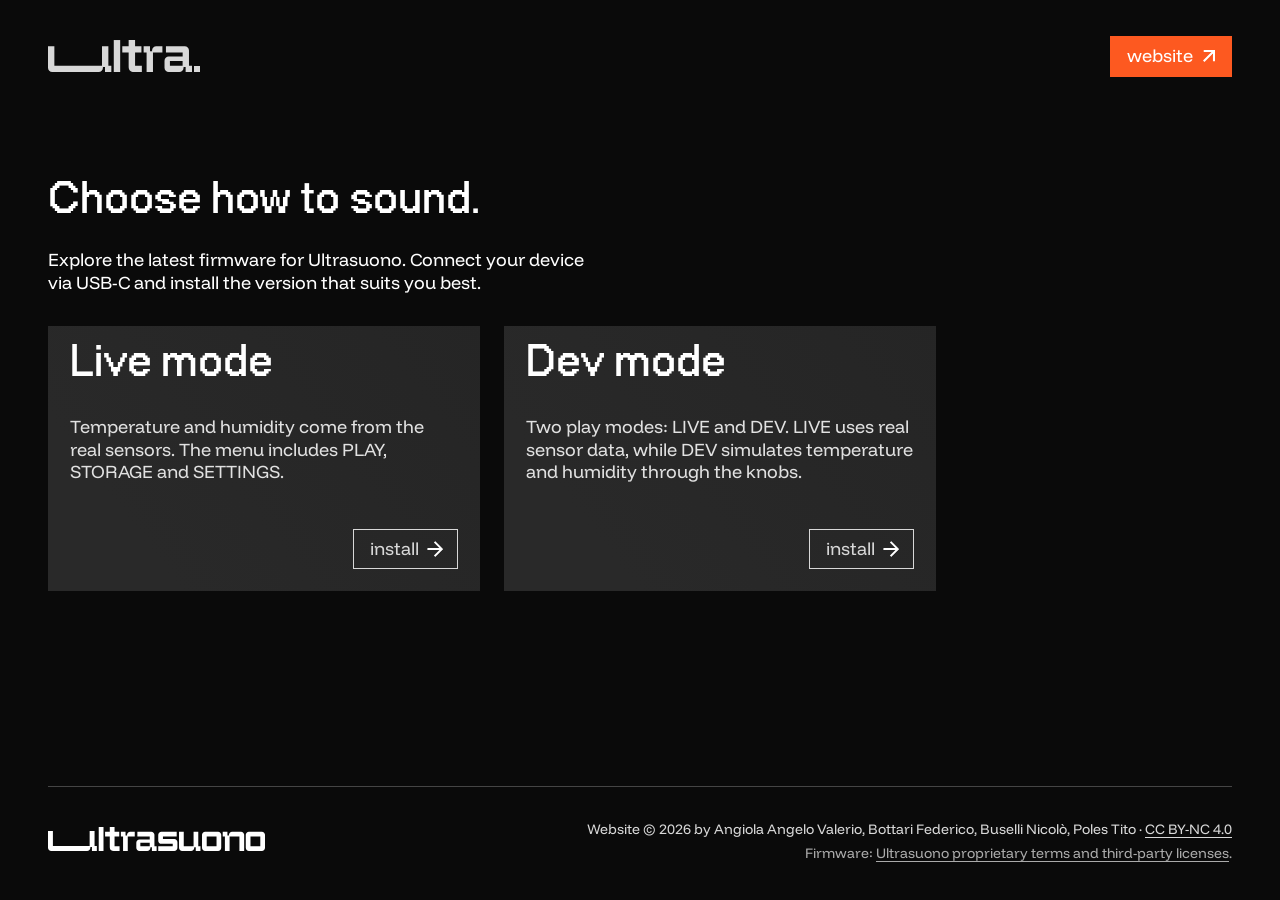
<file: index.html>
<!doctype html>
<html lang="en">
<head>
  <meta charset="utf-8"><meta name="viewport" content="width=device-width,initial-scale=1">
  <title>Ultrasuono · Firmware</title>
  <meta name="description" content="Explore and install the latest LIVE MODE and DEV MODE firmware for Ultrasuono with Daisy Seed.">
  <link rel="icon" href="assets/favicon-ultrasuono.png" type="image/png"><link rel="stylesheet" href="style.css?v=figma-2">
</head>
<body class="home-page">
<header><a class="brand" href="index.html" aria-label="Ultrasuono firmware home"><img src="assets/ultra-mark.svg" alt="Ultra"></a><a class="button website" href="https://www.ultrasuono.org/">website <img src="assets/arrow.svg" alt=""></a></header>
<main>
  <div class="intro"><h1>Choose how to sound.</h1><p>Explore the latest firmware for Ultrasuono. Connect your device via USB-C and install the version that suits you best.</p></div>
  <section class="choices" aria-label="Choose your firmware">
    <article class="card"><h2>Live mode</h2><p>Temperature and humidity come from the real sensors. The menu includes PLAY, STORAGE and SETTINGS.</p><a class="button forward" href="install.html?mode=live" aria-label="Install LIVE MODE">install <img src="assets/arrow-install.svg" alt=""></a></article>
    <article class="card"><h2>Dev mode</h2><p>Two play modes: LIVE and DEV. LIVE uses real sensor data, while DEV simulates temperature and humidity through the knobs.</p><a class="button forward" href="install.html?mode=dev" aria-label="Install DEV MODE">install <img src="assets/arrow-install.svg" alt=""></a></article>
  </section>
</main>
<footer><a href="https://www.ultrasuono.org/" aria-label="Ultrasuono website"><img src="assets/ultrasuono-mark.svg" alt="Ultrasuono"></a><p class="copyright">Website © 2026 by Angiola Angelo Valerio, Bottari Federico, Buselli Nicolò, Poles Tito · <a href="https://creativecommons.org/licenses/by-nc/4.0/">CC BY-NC 4.0</a><span class="terms">Firmware: <a href="FIRMWARE-TERMS.txt">Ultrasuono proprietary terms and third-party licenses</a>.</span></p></footer>
</body></html>
</file>
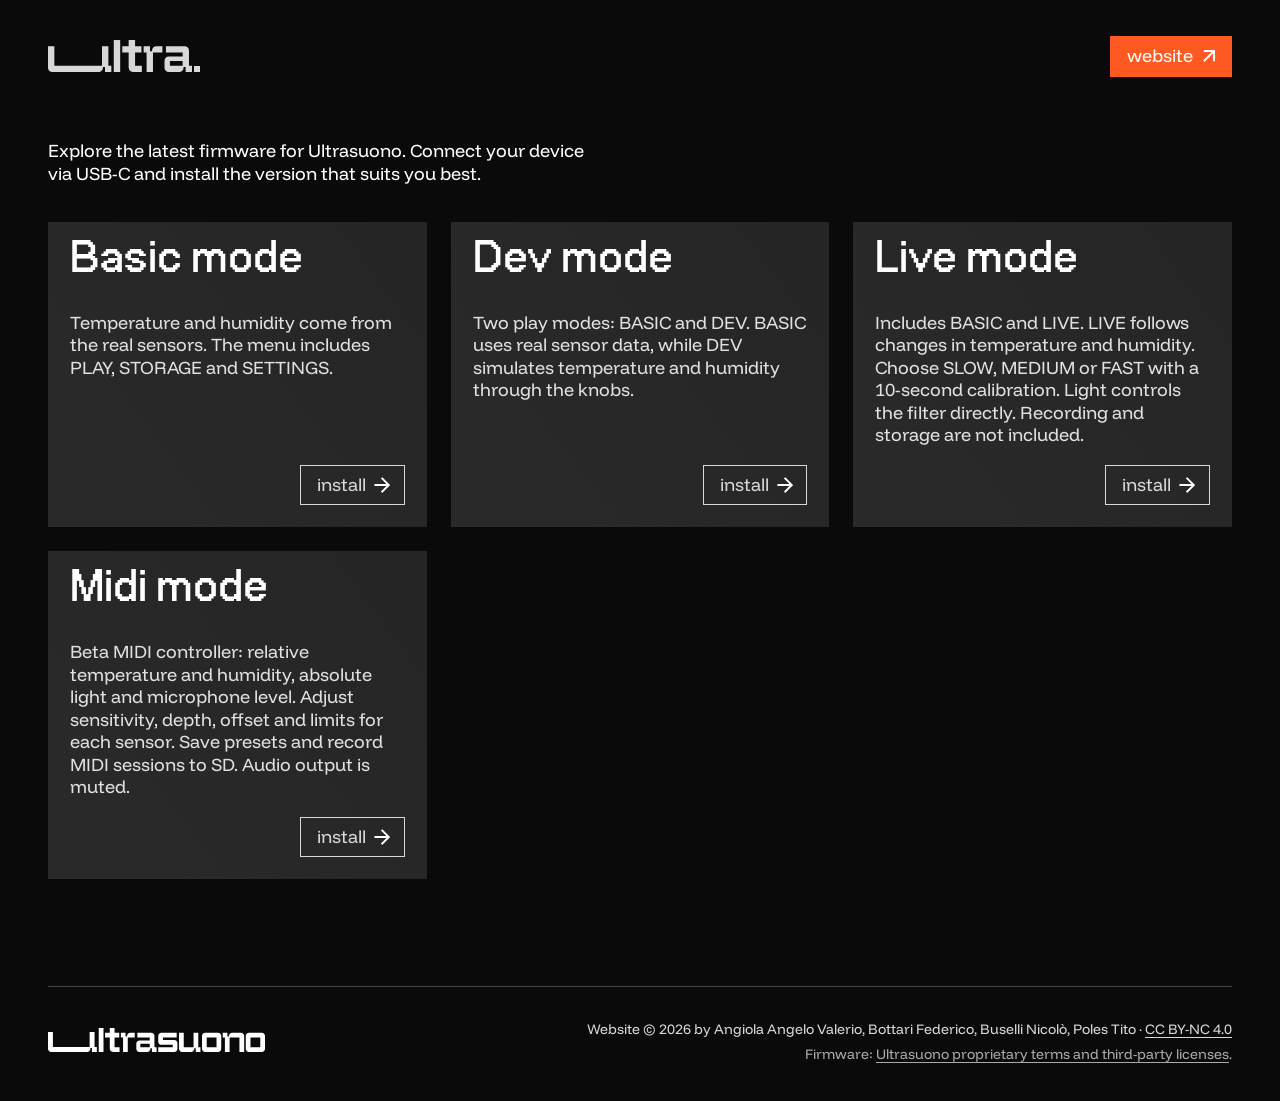
<file: docs/index.html>
<!doctype html>
<html lang="en">
<head>
  <meta charset="utf-8"><meta name="viewport" content="width=device-width,initial-scale=1">
  <title>Ultrasuono · Firmware</title>
  <meta name="description" content="Explore and install the latest BASIC MODE, DEV MODE, LIVE MODE and MIDI MODE firmware for Ultrasuono with Daisy Seed.">
  <link rel="icon" href="assets/favicon-ultrasuono.png" type="image/png"><link rel="stylesheet" href="style.css?v=figma-3">
</head>
<body class="home-page">
<header><a class="brand" href="index.html" aria-label="Ultrasuono firmware home"><img src="assets/ultra-mark.svg" alt="Ultra"></a><a class="button website" href="https://www.ultrasuono.org/">website <img src="assets/arrow.svg" alt=""></a></header>
<main>
  <div class="intro"><h1 class="sr-only">Ultrasuono firmware</h1><p>Explore the latest firmware for Ultrasuono. Connect your device via USB-C and install the version that suits you best.</p></div>
  <section class="choices" aria-label="Choose your firmware">
    <article class="card"><h2>Basic mode</h2><p>Temperature and humidity come from the real sensors. The menu includes PLAY, STORAGE and SETTINGS.</p><a class="button forward" href="install.html?mode=basic" aria-label="Install BASIC MODE">install <img src="assets/arrow-install.svg" alt=""></a></article>
    <article class="card"><h2>Dev mode</h2><p>Two play modes: BASIC and DEV. BASIC uses real sensor data, while DEV simulates temperature and humidity through the knobs.</p><a class="button forward" href="install.html?mode=dev" aria-label="Install DEV MODE">install <img src="assets/arrow-install.svg" alt=""></a></article>
    <article class="card"><h2>Live mode</h2><p>Includes BASIC and LIVE. LIVE follows changes in temperature and humidity. Choose SLOW, MEDIUM or FAST with a 10-second calibration. Light controls the filter directly. Recording and storage are not included.</p><a class="button forward" href="install.html?mode=live" aria-label="Install LIVE MODE">install <img src="assets/arrow-install.svg" alt=""></a></article>
    <article class="card"><h2>Midi mode</h2><p>Beta MIDI controller: relative temperature and humidity, absolute light and microphone level. Adjust sensitivity, depth, offset and limits for each sensor. Save presets and record MIDI sessions to SD. Audio output is muted.</p><a class="button forward" href="install.html?mode=midi" aria-label="Install MIDI MODE">install <img src="assets/arrow-install.svg" alt=""></a></article>
  </section>
</main>
<footer><a href="https://www.ultrasuono.org/" aria-label="Ultrasuono website"><img src="assets/ultrasuono-mark.svg" alt="Ultrasuono"></a><p class="copyright">Website © 2026 by Angiola Angelo Valerio, Bottari Federico, Buselli Nicolò, Poles Tito · <a href="https://creativecommons.org/licenses/by-nc/4.0/">CC BY-NC 4.0</a><span class="terms">Firmware: <a href="FIRMWARE-TERMS.txt">Ultrasuono proprietary terms and third-party licenses</a>.</span></p></footer>
</body></html>
</file>
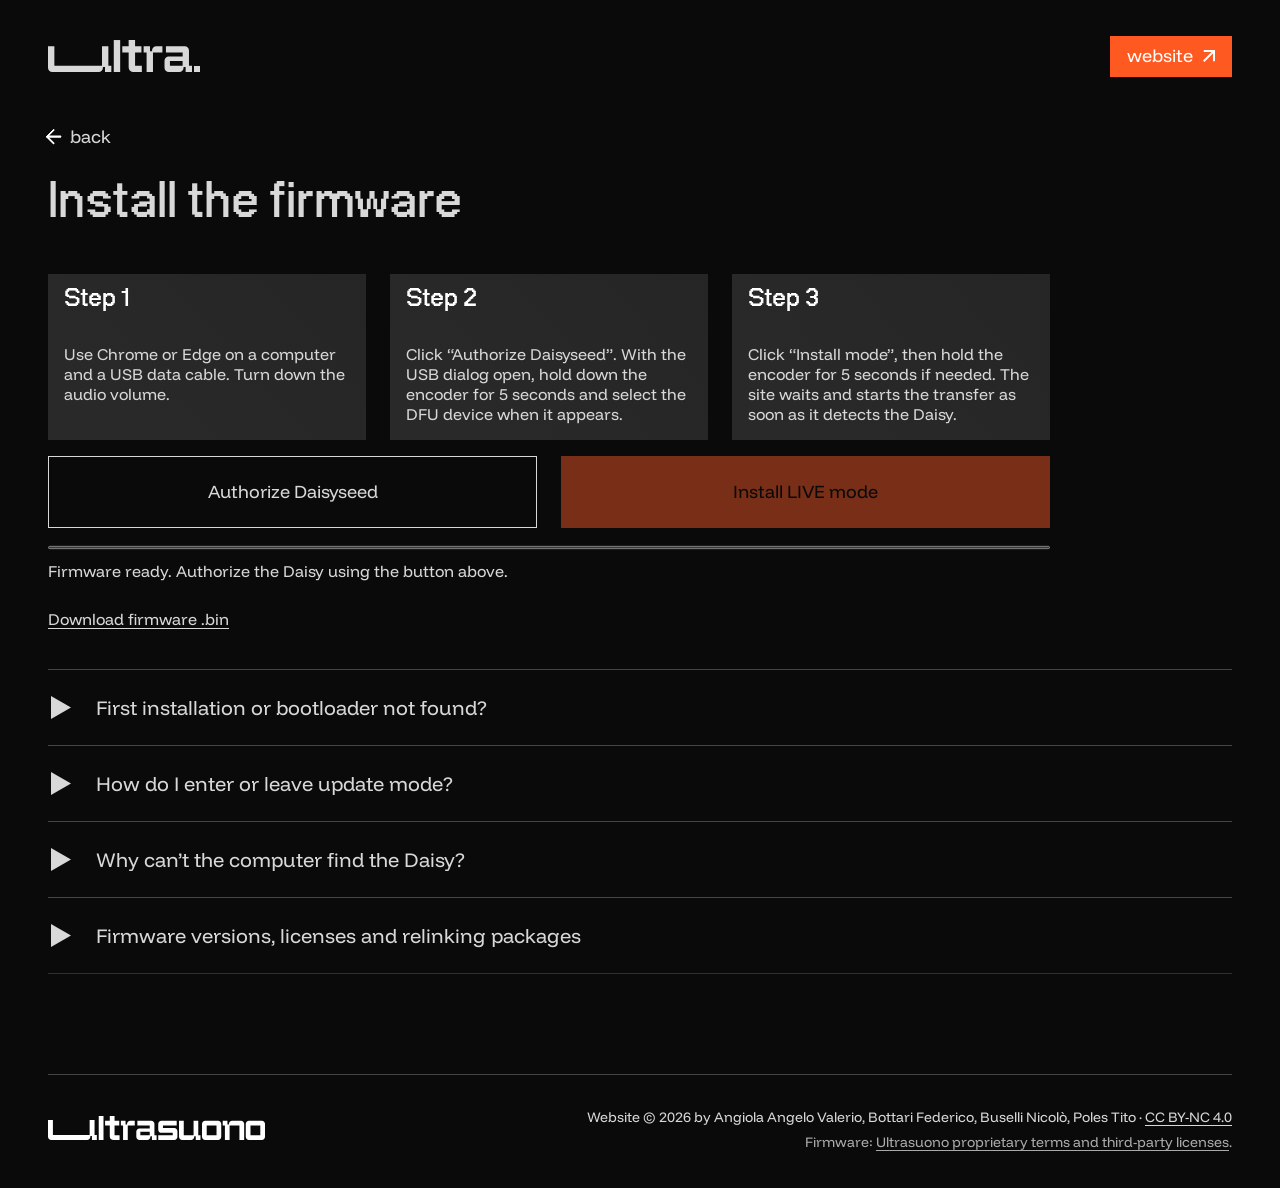
<file: install.html>
<!doctype html>
<html lang="en">
<head>
  <meta charset="utf-8"><meta name="viewport" content="width=device-width,initial-scale=1">
  <title>Ultrasuono · Firmware</title>
  <meta name="description" content="Explore and install the latest LIVE MODE and DEV MODE firmware for Ultrasuono with Daisy Seed.">
  <link rel="icon" href="assets/favicon-ultrasuono.png" type="image/png"><link rel="stylesheet" href="style.css?v=figma-2">
  <script src="vendor/dfu.js" defer></script><script src="vendor/dfuse.js" defer></script>
  <script src="flash-core.js?v=english-1" defer></script><script src="installer.js?v=figma-1" defer></script>
</head>
<body class="install-page">
<header><a class="brand" href="index.html" aria-label="Ultrasuono firmware home"><img src="assets/ultra-mark.svg" alt="Ultra"></a><a class="button website" href="https://www.ultrasuono.org/">website <img src="assets/arrow.svg" alt=""></a></header>
<main>
  <a id="back" class="button back" href="index.html"><img src="assets/arrow-install.svg" alt="">back</a>
  <h1>Install the firmware</h1>
  <div hidden><input type="radio" name="variant" value="live" checked><input type="radio" name="variant" value="dev"></div>
  <ol class="steps">
    <li class="step"><span class="step-number" aria-hidden="true">Step 1</span><p>Use Chrome or Edge on a computer and a USB data cable. Turn down the audio volume.</p></li>
    <li class="step"><span class="step-number" aria-hidden="true">Step 2</span><p>Click “Authorize Daisyseed”. With the USB dialog open, hold down the encoder for 5 seconds and select the DFU device when it appears.</p></li>
    <li class="step"><span class="step-number" aria-hidden="true">Step 3</span><p>Click “Install mode”, then hold the encoder for 5 seconds if needed. The site waits and starts the transfer as soon as it detects the Daisy.</p></li>
  </ol>
  <div class="actions"><button id="connect" type="button" disabled>Authorize Daisyseed</button><button id="install" type="button" disabled>Install LIVE mode</button></div>
  <div class="transfer"><progress id="progress" max="100" value="0" aria-label="Installation progress"></progress><p id="status" role="status" aria-live="polite">Loading firmware…</p><a id="download" href="firmware/LIVE-MODE.bin" download>Download firmware .bin</a></div>
  <section class="faq" aria-label="Frequently asked questions">
    <details id="boot-help"><summary>First installation or bootloader not found?</summary><p>If the site detects only internal memory, install the Daisy bootloader before the firmware. This initial procedure requires access to the buttons on the board.</p><ol><li>On the Daisy Seed, hold BOOT, press and release RESET, then release BOOT.</li><li>Click “Authorize Daisyseed” and select the DFU device.</li><li>Check the confirmation below and click “Install Daisy bootloader”. This replaces the contents of internal flash.</li><li>After the transfer, click “Install” for your selected firmware, then press RESET on the board. The site waits and starts the transfer automatically.</li></ol><label class="confirm"><input id="boot-confirm" type="checkbox"> I confirm that this is the Daisy Seed in Ultrasuono and I want to install the bootloader.</label><button id="boot" type="button" disabled>Install Daisy bootloader</button></details>
    <details><summary>How do I enter or leave update mode?</summary><p>After installing one of these firmware versions, hold the encoder for 5 seconds to enter the bootloader with no timeout. You can authorize the device and install firmware without rushing.</p><p>To leave without installing, turn Ultrasuono off and on, or press RESET on the Daisy. “Cancel waiting” stops only the website; it does not restart the device.</p><p>The first installation of this update still uses the previous firmware’s short update window. You do not need to replace the standard Daisy bootloader.</p></details>
    <details><summary>Why can’t the computer find the Daisy?</summary><p>Leave the site waiting and hold the encoder for 5 seconds again. You can stop waiting with “Cancel waiting”. Check your USB data cable. On Windows, the DFU device may need the WinUSB driver: follow the instructions in the <a href="https://flash.daisy.audio/" target="_blank" rel="noopener">official Daisy programmer</a>. Safari and Firefox do not support this USB installer.</p><p>Do not disconnect the device during transfer. If writing fails, the site stops. Click “Install” again and repeat the encoder press.</p></details>
    <details><summary>Firmware versions, licenses and relinking packages</summary><p id="versions">Loading versions…</p><p>Ultrasuono application sources remain private. The firmware includes third-party libraries, including DaisySP-LGPL. The packages below contain library sources, application objects and instructions for relinking the firmware.</p><p><a href="firmware/LIVE-MODE-relink.zip" download>LIVE MODE package</a> · <a href="firmware/DEV-MODE-relink.zip" download>DEV MODE package</a> · <a href="FIRMWARE-TERMS.txt">Firmware terms</a> · <a href="vendor/LICENSE.txt">USB programmer license</a></p></details>
  </section>
</main>
<footer><a href="https://www.ultrasuono.org/" aria-label="Ultrasuono website"><img src="assets/ultrasuono-mark.svg" alt="Ultrasuono"></a><p class="copyright">Website © 2026 by Angiola Angelo Valerio, Bottari Federico, Buselli Nicolò, Poles Tito · <a href="https://creativecommons.org/licenses/by-nc/4.0/">CC BY-NC 4.0</a><span class="terms">Firmware: <a href="FIRMWARE-TERMS.txt">Ultrasuono proprietary terms and third-party licenses</a>.</span></p></footer>
</body></html>
</file>
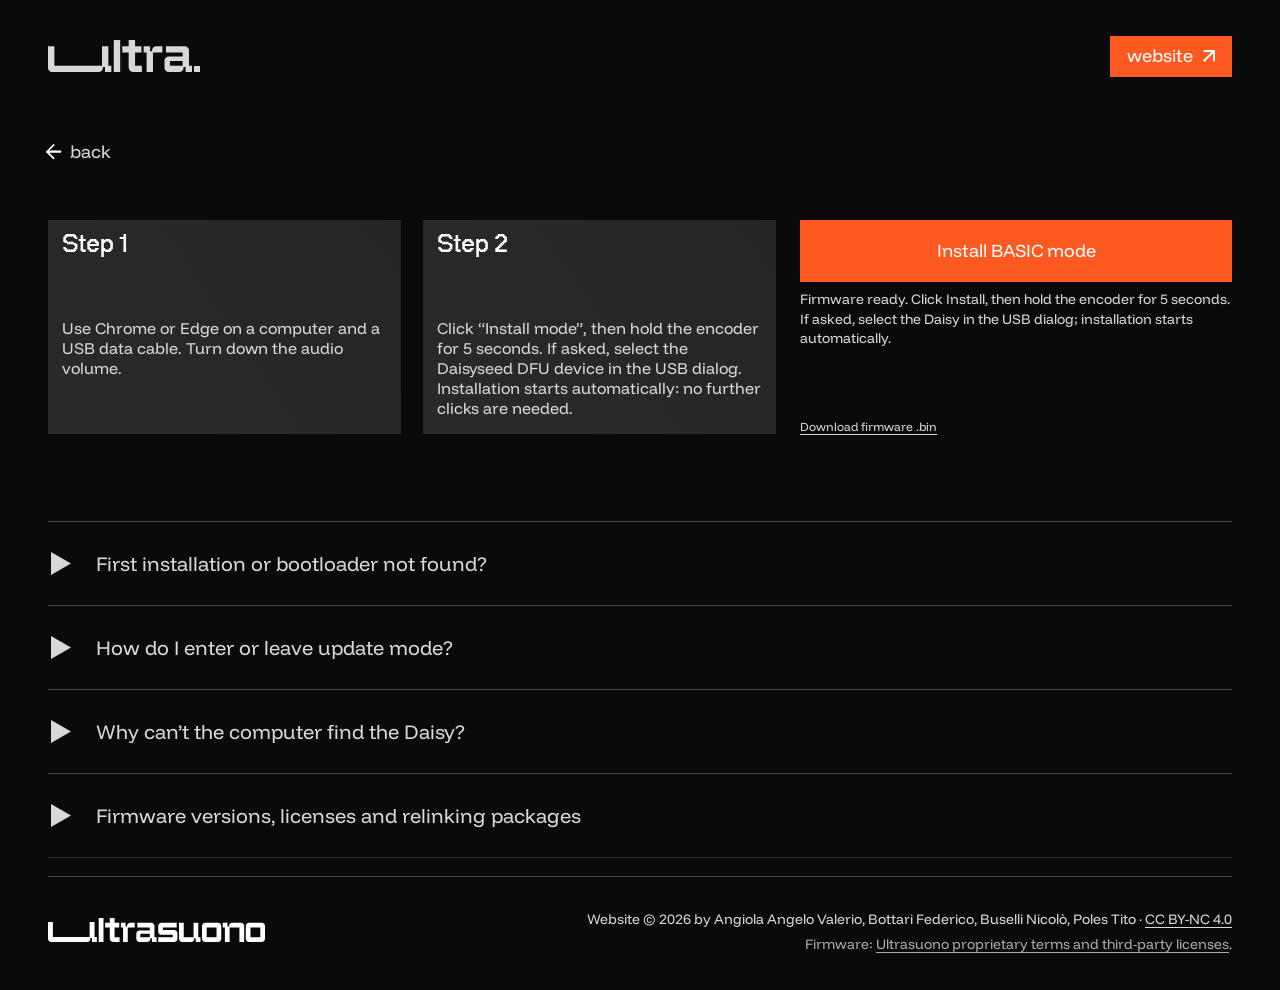
<file: docs/install.html>
<!doctype html>
<html lang="en">
<head>
  <meta charset="utf-8"><meta name="viewport" content="width=device-width,initial-scale=1">
  <title>Ultrasuono · Firmware</title>
  <meta name="description" content="Explore and install the latest BASIC MODE, DEV MODE, LIVE MODE and MIDI MODE firmware for Ultrasuono with Daisy Seed.">
  <link rel="icon" href="assets/favicon-ultrasuono.png" type="image/png"><link rel="stylesheet" href="style.css?v=white-install-1">
  <script src="vendor/dfu.js" defer></script><script src="vendor/dfuse.js" defer></script>
  <script src="flash-core.js?v=modes-4" defer></script><script src="installer.js?v=modes-4" defer></script>
</head>
<body class="install-page">
<header><a class="brand" href="index.html" aria-label="Ultrasuono firmware home"><img src="assets/ultra-mark.svg" alt="Ultra"></a><a class="button website" href="https://www.ultrasuono.org/">website <img src="assets/arrow.svg" alt=""></a></header>
<main>
  <a id="back" class="button back" href="index.html"><img src="assets/arrow-install.svg" alt="">back</a>
  <h1 class="sr-only">Install the firmware</h1>
  <div hidden><input type="radio" name="variant" value="basic" checked><input type="radio" name="variant" value="dev"><input type="radio" name="variant" value="live"><input type="radio" name="variant" value="midi"></div>
  <section class="install-grid" aria-label="Firmware installation">
  <ol class="steps">
    <li class="step"><span class="step-number" aria-hidden="true">Step 1</span><p>Use Chrome or Edge on a computer and a USB data cable. Turn down the audio volume.</p></li>
    <li class="step"><span class="step-number" aria-hidden="true">Step 2</span><p>Click “Install mode”, then hold the encoder for 5 seconds. If asked, select the Daisyseed DFU device in the USB dialog. Installation starts automatically: no further clicks are needed.</p></li>
  </ol>
  <div class="install-panel"><button id="primary" type="button" disabled>Install BASIC mode</button>
  <div class="transfer"><p id="status" role="status" aria-live="polite">Loading firmware…</p><a id="download" href="firmware/BASIC-MODE.bin" download>Download firmware .bin</a></div></div>
  </section>
  <section class="faq" aria-label="Frequently asked questions">
    <details id="boot-help"><summary>First installation or bootloader not found?</summary><p>If the site detects only internal memory, install the Daisy bootloader before the firmware. This initial procedure requires access to the buttons on the board.</p><ol><li>On the Daisy Seed, hold BOOT, press and release RESET, then release BOOT.</li><li>Click “Install mode” and select the DFU device. If only internal memory is detected, the installer stops and opens these instructions.</li><li>Check the confirmation below and click “Install Daisy bootloader”. This replaces the contents of internal flash.</li><li>After the transfer, click “Install” for your selected firmware, then press RESET on the board. The site waits and starts the transfer automatically.</li></ol><label class="confirm"><input id="boot-confirm" type="checkbox"> I confirm that this is the Daisy Seed in Ultrasuono and I want to install the bootloader.</label><button id="boot" type="button" disabled>Install Daisy bootloader</button></details>
    <details><summary>How do I enter or leave update mode?</summary><p>After installing one of these firmware versions, hold the encoder for 5 seconds (in the main menu for MIDI MODE) to enter the bootloader with no timeout. You can authorize the device and install firmware without rushing.</p><p>To leave without installing, turn Ultrasuono off and on, or press RESET on the Daisy. “Cancel waiting” stops only the website; it does not restart the device.</p><p>The first installation of this update still uses the previous firmware’s short update window. You do not need to replace the standard Daisy bootloader.</p></details>
    <details><summary>Why can’t the computer find the Daisy?</summary><p>Leave the site waiting and hold the encoder for 5 seconds again. You can stop waiting with “Cancel waiting”. Check your USB data cable. On Windows, the DFU device may need the WinUSB driver: follow the instructions in the <a href="https://flash.daisy.audio/" target="_blank" rel="noopener">official Daisy programmer</a>. Safari and Firefox do not support this USB installer.</p><p>Do not disconnect the device during transfer. If writing fails, the site stops. Click “Install” again and repeat the encoder press.</p></details>
    <details><summary>Firmware versions, licenses and relinking packages</summary><p id="versions">Loading versions…</p><p>Ultrasuono application sources remain private. The firmware includes third-party libraries, including DaisySP-LGPL. The packages below contain library sources, application objects and instructions for relinking the firmware.</p><p><a href="firmware/BASIC-MODE-relink.zip" download>BASIC MODE package</a> · <a href="firmware/DEV-MODE-relink.zip" download>DEV MODE package</a> · <a href="firmware/LIVE-MODE-relink.zip" download>LIVE MODE package</a> · <a href="firmware/MIDI-MODE-relink.zip" download>MIDI MODE package</a> · <a href="FIRMWARE-TERMS.txt">Firmware terms</a> · <a href="vendor/LICENSE.txt">USB programmer license</a></p></details>
  </section>
</main>
<footer><a href="https://www.ultrasuono.org/" aria-label="Ultrasuono website"><img src="assets/ultrasuono-mark.svg" alt="Ultrasuono"></a><p class="copyright">Website © 2026 by Angiola Angelo Valerio, Bottari Federico, Buselli Nicolò, Poles Tito · <a href="https://creativecommons.org/licenses/by-nc/4.0/">CC BY-NC 4.0</a><span class="terms">Firmware: <a href="FIRMWARE-TERMS.txt">Ultrasuono proprietary terms and third-party licenses</a>.</span></p></footer>
</body></html>
</file>
<file: style.css>
@font-face{font-family:"Funnel Display";font-style:normal;font-weight:300 800;font-display:swap;src:url("assets/FunnelDisplay-VariableFont_wght.ttf") format("truetype")}
@font-face{font-family:"PP NeueBit";font-style:normal;font-weight:700;font-display:swap;src:url("assets/PPNeueBit-Bold.otf") format("opentype")}
:root{color-scheme:dark;--bg:#0a0a0a;--ink:#d8d8d8;--accent:#fd5920;--line:#303030;font:400 18px/1.25 "Funnel Display",Arial,sans-serif}
*{box-sizing:border-box}body{margin:0;background:var(--bg);color:var(--ink);min-height:100svh;display:flex;flex-direction:column}a{color:inherit;text-underline-offset:3px}header,main,footer{width:100%;max-width:1440px;margin-inline:auto;padding-inline:48px}header{display:flex;justify-content:space-between;align-items:center;padding-top:36px}.brand{display:flex;align-items:flex-end;gap:1.7px;line-height:0}.brand img{display:block}.brand::after{content:"";width:6.433px;height:6.37px;background:var(--ink)}.button,button{display:inline-flex;align-items:center;justify-content:center;gap:10px;border:1px solid var(--ink);padding:8px 16px;font:400 18px/1.25 "Funnel Display",Arial,sans-serif;color:var(--ink);background:transparent;text-decoration:none;cursor:pointer;border-radius:0}.website{background:var(--accent);border-color:var(--accent);color:#fff}.button img{flex-shrink:0}.forward img{transform:rotate(45deg)}.back img{transform:rotate(-135deg)}button:disabled{background:#782e17;border-color:#782e17;color:#0a0a0a;cursor:not-allowed}#connect:disabled{background:transparent;border-color:#686868;color:#888}a:focus-visible,button:focus-visible,input:focus-visible,summary:focus-visible{outline:3px solid var(--accent);outline-offset:5px}.button:hover,button:not(:disabled):hover{border-color:var(--accent)}h1,h2,.step-number{font-family:"PP NeueBit","Funnel Display",Arial,sans-serif;font-weight:700;line-height:1;margin:0}h1,h2{font-size:72px}h1{line-height:.9}p{margin:0}main{padding-top:95px;padding-bottom:120px}.intro h1{color:#fff}.intro h1{font-size:64px}.intro p{font-size:18px;max-width:546px;margin-top:20px;color:#fff}.choices{display:grid;grid-template-columns:repeat(2,minmax(0,432px));gap:24px;margin-top:32px}.card{background:linear-gradient(53deg,#292929 21%,#222 163%)}.step{background:linear-gradient(48deg,#292929 21%,#222 163%)}.card{min-height:265.4px;padding:22px;display:flex;flex-direction:column;align-items:flex-start}.card h2{color:#fff;line-height:.5;font-size:64px}.card p{color:#e1e1e1;font-size:18px;margin-top:36px;margin-bottom:18px}.card .button{margin-top:auto;align-self:flex-end}.install-page main{padding-top:49px;padding-bottom:100px}.back{margin-bottom:23px;border:0;padding:0}.install-page h1{margin-bottom:38px}.steps{display:grid;grid-template-columns:repeat(3,minmax(0,318px));gap:24px;list-style:none;margin:0;padding:0}.step{padding:16px;min-height:164px}.step p{font-size:16px}.step-number{display:block;font-size:36px;line-height:.5;color:#fff;margin-bottom:36px}.actions{max-width:1002px;margin-top:16px;display:grid;grid-template-columns:1fr 1fr;gap:24px}.actions button{padding:24px 16px}#install:not(:disabled){background:var(--accent);border-color:var(--accent);color:#0a0a0a}.transfer{max-width:1002px;margin-top:16px;font-size:16px}progress{width:100%;height:7px;accent-color:var(--accent);display:block;margin-bottom:10px}#status{min-height:40px}#download{display:inline-block;margin-top:8px}.faq{margin-top:40px}details{background:url("assets/divider.svg") left top/100% .5px no-repeat;padding:25px 0}details:last-child{border-bottom:.5px solid var(--line)}summary{font-size:20px;display:flex;align-items:center;gap:22px;cursor:pointer;list-style:none}summary::-webkit-details-marker{display:none}summary::before{content:"";flex-shrink:0;width:26px;height:26px;background:url("assets/disclosure.svg") center/22.5235px 19.506px no-repeat;transform:rotate(90deg)}details[open] summary::before{transform:rotate(180deg)}details p,details ol{max-width:960px;margin:20px 0 0 48px;line-height:1.5}details li{margin:10px 0}.confirm{display:block;margin:24px 0 24px 48px;max-width:960px;line-height:1.5}.confirm input{accent-color:var(--accent)}#boot{margin-left:48px}footer{margin-top:auto;padding-top:34px;padding-bottom:36px;display:flex;align-items:center;justify-content:space-between;gap:30px;position:relative}footer::before{content:"";position:absolute;top:0;left:48px;right:48px;height:.5px;background:url("assets/divider.svg") left top/100% .5px no-repeat}.copyright{font-size:14px;max-width:788px;text-align:right;line-height:1.4}.copyright .terms{display:block;margin-top:5px;color:#aaa}
@media(max-width:800px){header,main,footer{padding-inline:24px}header{padding-top:24px}main{padding-top:80px;padding-bottom:70px}h1,h2{font-size:56px}.intro p{font-size:18px}.choices{gap:18px;margin-top:40px}.card{min-height:265.4px;padding:20px}.steps{gap:16px}.step{min-height:164px}.step p{font-size:16px}.actions{gap:16px}footer{align-items:flex-start;flex-direction:column}.copyright{text-align:left}footer::before{left:24px;right:24px}}
@media(max-width:560px){h1,h2{font-size:48px}.choices,.steps,.actions{grid-template-columns:1fr}.card{min-height:0}.step{min-height:0;padding:20px}.step-number{margin-bottom:14px}.step p{font-size:16px}.install-page main{padding-top:36px;padding-bottom:60px}.back{margin-bottom:32px}.actions{margin-top:28px;gap:14px}.faq{margin-top:28px}summary{gap:14px;font-size:18px}details p,details ol{margin-left:0;font-size:18px}.confirm{margin-left:0;font-size:18px}#boot{margin-left:0}.website{padding:8px 12px;font-size:16px}}

/* Reduce free space on shorter screens while keeping all home content accessible. */
.home-page main{padding-top:clamp(24px,calc(100svh - 693px),95px);padding-bottom:24px}
.home-page .choices{margin-top:clamp(20px,4svh,32px)}
@media(max-width:800px){.home-page footer{flex-direction:row;align-items:center;gap:20px}.home-page .copyright{font-size:12px;text-align:right}.home-page footer>a{flex-shrink:0}.home-page main{padding-top:clamp(24px,5svh,64px)}}
@media(max-width:560px){.home-page header{padding-top:18px}.home-page main{padding-top:24px;padding-bottom:20px}.home-page .intro h1{font-size:44px}.home-page .intro p{font-size:16px;margin-top:16px}.home-page .choices{margin-top:22px;gap:12px}.home-page .card{padding:16px}.home-page .card h2{font-size:44px}.home-page .card p{font-size:16px;margin-top:24px;margin-bottom:16px}.home-page .card .button{font-size:16px;padding:6px 12px}.home-page footer{flex-direction:column;align-items:flex-start;padding-top:20px;padding-bottom:20px;gap:14px}.home-page .copyright{text-align:left;font-size:11px}}
@media(max-width:560px) and (max-height:760px){.home-page main{padding-top:16px;padding-bottom:16px}.home-page .intro h1{font-size:40px}.home-page .intro p{font-size:14px;margin-top:12px}.home-page .choices{margin-top:16px;gap:10px}.home-page .card{padding:12px}.home-page .card h2{font-size:40px}.home-page .card p{font-size:14px;margin-top:20px;margin-bottom:12px}.home-page .card .button{font-size:14px;padding:5px 10px}.home-page footer{padding-top:14px;padding-bottom:14px;gap:10px}}
@media(min-width:561px) and (max-height:680px){.home-page header{padding-top:18px}.home-page main{padding-top:16px;padding-bottom:16px}.home-page .card{min-height:245px}.home-page footer{padding-top:20px;padding-bottom:20px}}
</file>
<file: docs/style.css>
@font-face{font-family:"Funnel Display";font-style:normal;font-weight:300 800;font-display:swap;src:url("assets/FunnelDisplay-VariableFont_wght.ttf") format("truetype")}
@font-face{font-family:"PP NeueBit";font-style:normal;font-weight:700;font-display:swap;src:url("assets/PPNeueBit-Bold.otf") format("opentype")}
:root{color-scheme:dark;--bg:#0a0a0a;--ink:#d8d8d8;--accent:#fd5920;--line:#303030;font:400 18px/1.25 "Funnel Display",Arial,sans-serif}
*{box-sizing:border-box}body{margin:0;background:var(--bg);color:var(--ink);min-height:100svh;display:flex;flex-direction:column}a{color:inherit;text-underline-offset:3px}header,main,footer{width:100%;max-width:1440px;margin-inline:auto;padding-inline:48px}header{display:flex;justify-content:space-between;align-items:center;padding-top:36px}.brand{display:flex;align-items:flex-end;gap:1.7px;line-height:0}.brand img{display:block}.brand::after{content:"";width:6.433px;height:6.37px;background:var(--ink)}.button,button{display:inline-flex;align-items:center;justify-content:center;gap:10px;border:1px solid var(--ink);padding:8px 16px;font:400 18px/1.25 "Funnel Display",Arial,sans-serif;color:var(--ink);background:transparent;text-decoration:none;cursor:pointer;border-radius:0}.website{background:var(--accent);border-color:var(--accent);color:#fff}.button img{flex-shrink:0}.forward img{transform:rotate(45deg)}.back img{transform:rotate(-135deg)}button:disabled{background:#782e17;border-color:#782e17;color:#0a0a0a;cursor:not-allowed}a:focus-visible,button:focus-visible,input:focus-visible,summary:focus-visible{outline:3px solid var(--accent);outline-offset:5px}.button:hover,button:not(:disabled):hover{border-color:var(--accent)}h1,h2,.step-number{font-family:"PP NeueBit","Funnel Display",Arial,sans-serif;font-weight:700;line-height:1;margin:0}h1,h2{font-size:72px}h1{line-height:.9}p{margin:0}main{padding-top:95px;padding-bottom:120px}.intro h1{color:#fff}.intro h1{font-size:64px}.intro p{font-size:18px;max-width:546px;margin-top:20px;color:#fff}.choices{display:grid;grid-template-columns:repeat(3,minmax(0,432px));gap:24px;margin-top:32px}.card{background:linear-gradient(53deg,#292929 21%,#222 163%)}.step{background:linear-gradient(48deg,#292929 21%,#222 163%)}.card{min-height:265.4px;padding:22px;display:flex;flex-direction:column;align-items:flex-start}.card h2{color:#fff;line-height:.5;font-size:64px}.card p{color:#e1e1e1;font-size:18px;margin-top:36px;margin-bottom:18px}.card .button{margin-top:auto;align-self:flex-end}.install-page main{padding-top:49px;padding-bottom:100px}.back{margin-bottom:23px;border:0;padding:0}.install-page h1{margin-bottom:38px}.steps{display:grid;grid-template-columns:repeat(3,minmax(0,318px));gap:24px;list-style:none;margin:0;padding:0}.step{padding:16px;min-height:164px}.step p{font-size:16px}.step-number{display:block;font-size:36px;line-height:.5;color:#fff;margin-bottom:36px}.transfer{max-width:1002px;margin-top:16px;font-size:16px}#status{min-height:40px}#download{display:inline-block;margin-top:8px}.faq{margin-top:40px}details{background:url("assets/divider.svg") left top/100% .5px no-repeat;padding:25px 0}details:last-child{border-bottom:.5px solid var(--line)}summary{font-size:20px;display:flex;align-items:center;gap:22px;cursor:pointer;list-style:none}summary::-webkit-details-marker{display:none}summary::before{content:"";flex-shrink:0;width:26px;height:26px;background:url("assets/disclosure.svg") center/22.5235px 19.506px no-repeat;transform:rotate(90deg)}details[open] summary::before{transform:rotate(180deg)}details p,details ol{max-width:960px;margin:20px 0 0 48px;line-height:1.5}details li{margin:10px 0}.confirm{display:block;margin:24px 0 24px 48px;max-width:960px;line-height:1.5}.confirm input{accent-color:var(--accent)}#boot{margin-left:48px}footer{margin-top:auto;padding-top:34px;padding-bottom:36px;display:flex;align-items:center;justify-content:space-between;gap:30px;position:relative}footer::before{content:"";position:absolute;top:0;left:48px;right:48px;height:.5px;background:url("assets/divider.svg") left top/100% .5px no-repeat}.copyright{font-size:14px;max-width:788px;text-align:right;line-height:1.4}.copyright .terms{display:block;margin-top:5px;color:#aaa}
@media(max-width:800px){header,main,footer{padding-inline:24px}header{padding-top:24px}main{padding-top:80px;padding-bottom:70px}h1,h2{font-size:56px}.intro p{font-size:18px}.choices{gap:18px;margin-top:40px}.card{min-height:265.4px;padding:20px}.steps{gap:16px}.step{min-height:164px}.step p{font-size:16px}footer{align-items:flex-start;flex-direction:column}.copyright{text-align:left}footer::before{left:24px;right:24px}}
@media(max-width:560px){h1,h2{font-size:48px}.choices,.steps,.card{min-height:0}.step{min-height:0;padding:20px}.step-number{margin-bottom:14px}.step p{font-size:16px}.install-page main{padding-top:36px;padding-bottom:60px}.back{margin-bottom:32px}.faq{margin-top:28px}summary{gap:14px;font-size:18px}details p,details ol{margin-left:0;font-size:18px}.confirm{margin-left:0;font-size:18px}#boot{margin-left:0}.website{padding:8px 12px;font-size:16px}}


.sr-only{position:absolute;width:1px;height:1px;padding:0;margin:-1px;overflow:hidden;clip-path:inset(50%);white-space:nowrap;border:0}
.home-page main{padding-top:63.98px;padding-bottom:107px}.home-page .intro p{margin-top:0}.home-page .choices{margin-top:36.43px}.home-page footer{margin-top:0}
.install-page main{padding-top:64.42px;padding-bottom:18px}.back{margin-bottom:56.6px}.install-grid{display:grid;grid-template-columns:minmax(0,888px) minmax(0,432px);gap:24px}.steps{grid-template-columns:repeat(2,minmax(0,1fr));gap:21.27px}.step{min-height:199.48px;padding:16px 14px;background:linear-gradient(56deg,#292929 21%,#222 163%)}.step-number{margin-bottom:64px}.install-panel{display:flex;flex-direction:column;min-width:0}#primary{width:100%;min-height:62px;padding:18px 16px}#primary.ready:not(:disabled){background:var(--accent);border-color:var(--accent);color:#fff}#primary:not(.ready):disabled{background:transparent;border-color:#686868;color:#888}.transfer{margin-top:14px;font-size:14px;display:flex;flex:1;flex-direction:column}#status{line-height:1.4;min-height:60px}#download{margin-top:auto;padding-top:12px;font-size:12px}.faq{margin-top:87.24px}details{padding:29px 0}
@media(max-width:1000px){.install-grid{grid-template-columns:1fr}.install-panel{max-width:888px}.transfer{min-height:126px}.faq{margin-top:40px}}
@media(max-width:800px){.home-page main{padding-top:63.98px}.home-page .choices{margin-top:36.43px}.home-page .intro p{margin-top:0}}
@media(max-width:560px){.home-page main{padding-top:48px;padding-bottom:60px}.home-page .intro p{font-size:16px}.home-page .choices{gap:16px}.home-page .card{padding:18px}.home-page .card h2{font-size:48px}.home-page .card p{font-size:16px;margin-top:28px}.steps{grid-template-columns:1fr;gap:16px}.step{min-height:0;padding:20px}.step-number{margin-bottom:28px}.install-page main{padding-top:48px;padding-bottom:60px}.back{margin-bottom:40px}details{padding:25px 0}}

#primary.uploaded:disabled{background:transparent;border-color:var(--ink);color:var(--ink)}.transfer{margin-top:8px}
@media(max-width:1000px){.choices{grid-template-columns:repeat(2,minmax(0,1fr))}}
@media(max-width:560px){.choices{grid-template-columns:1fr}}
</file>
